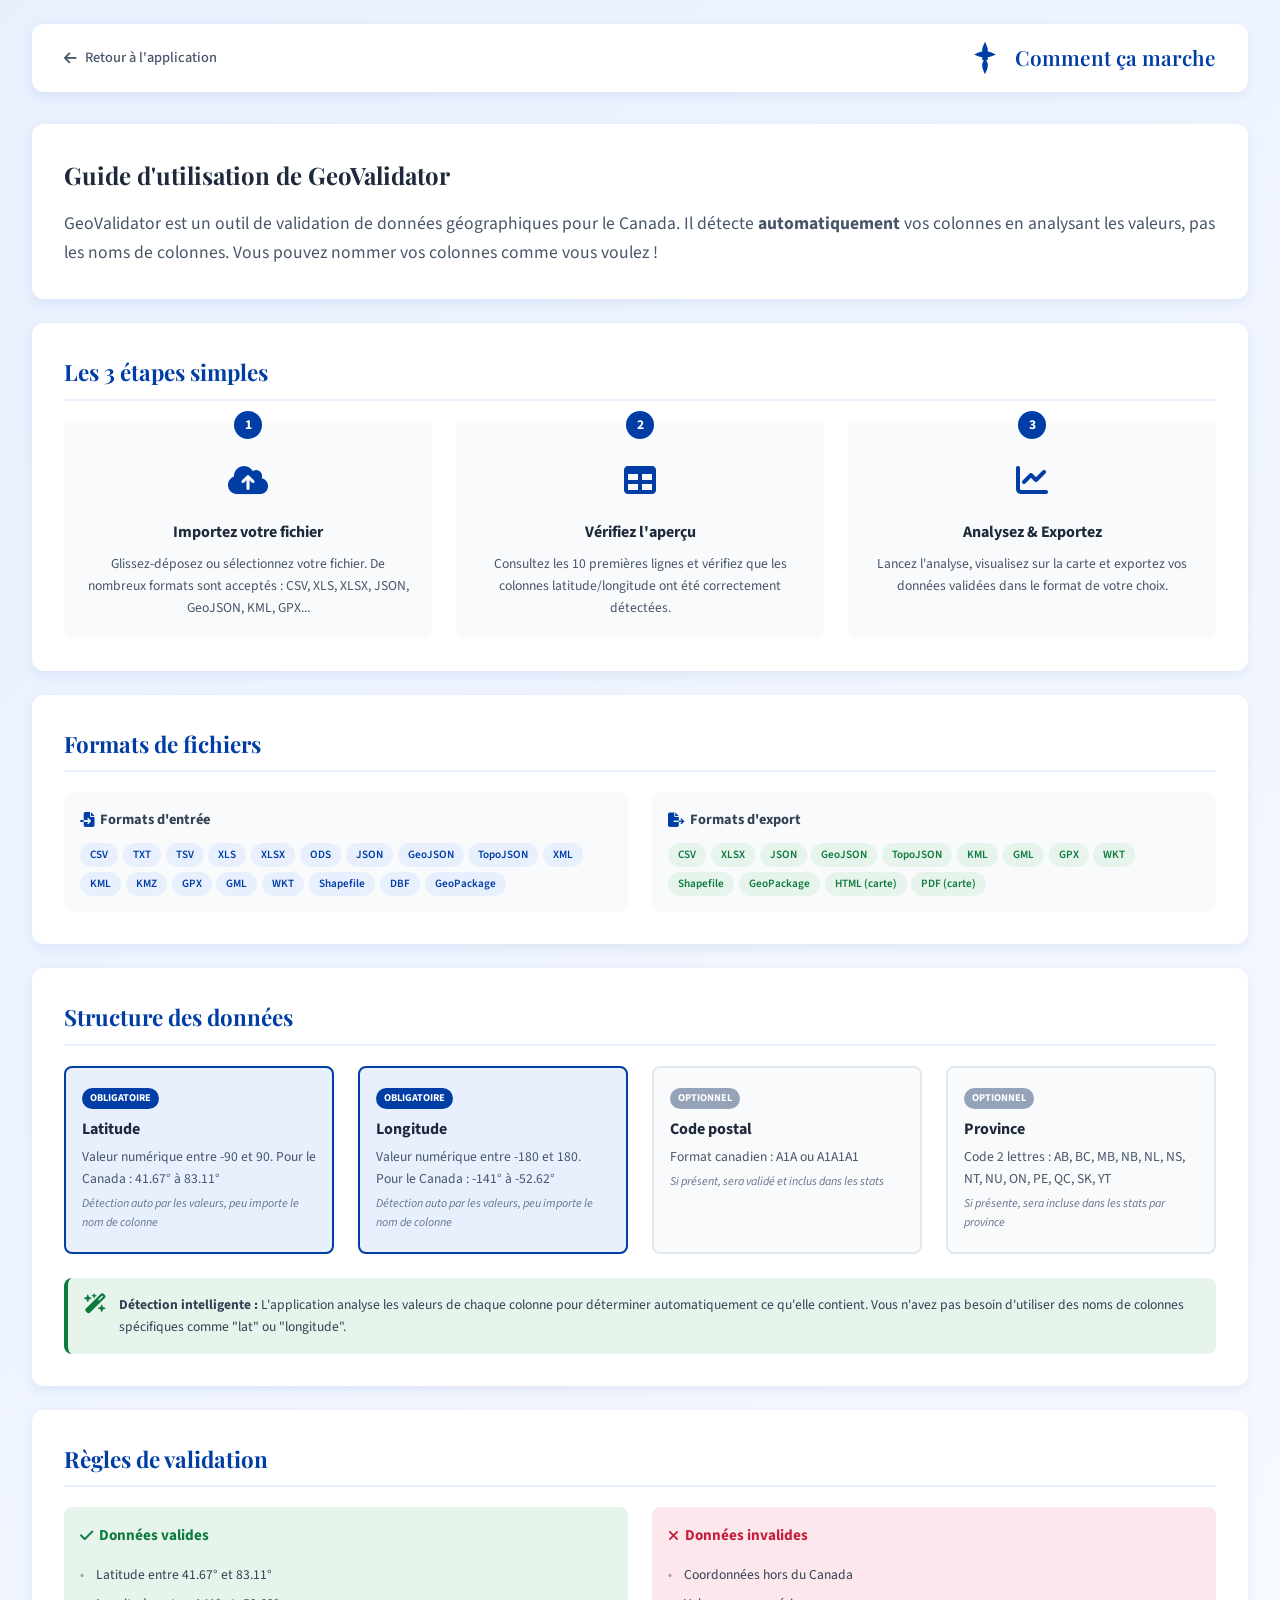
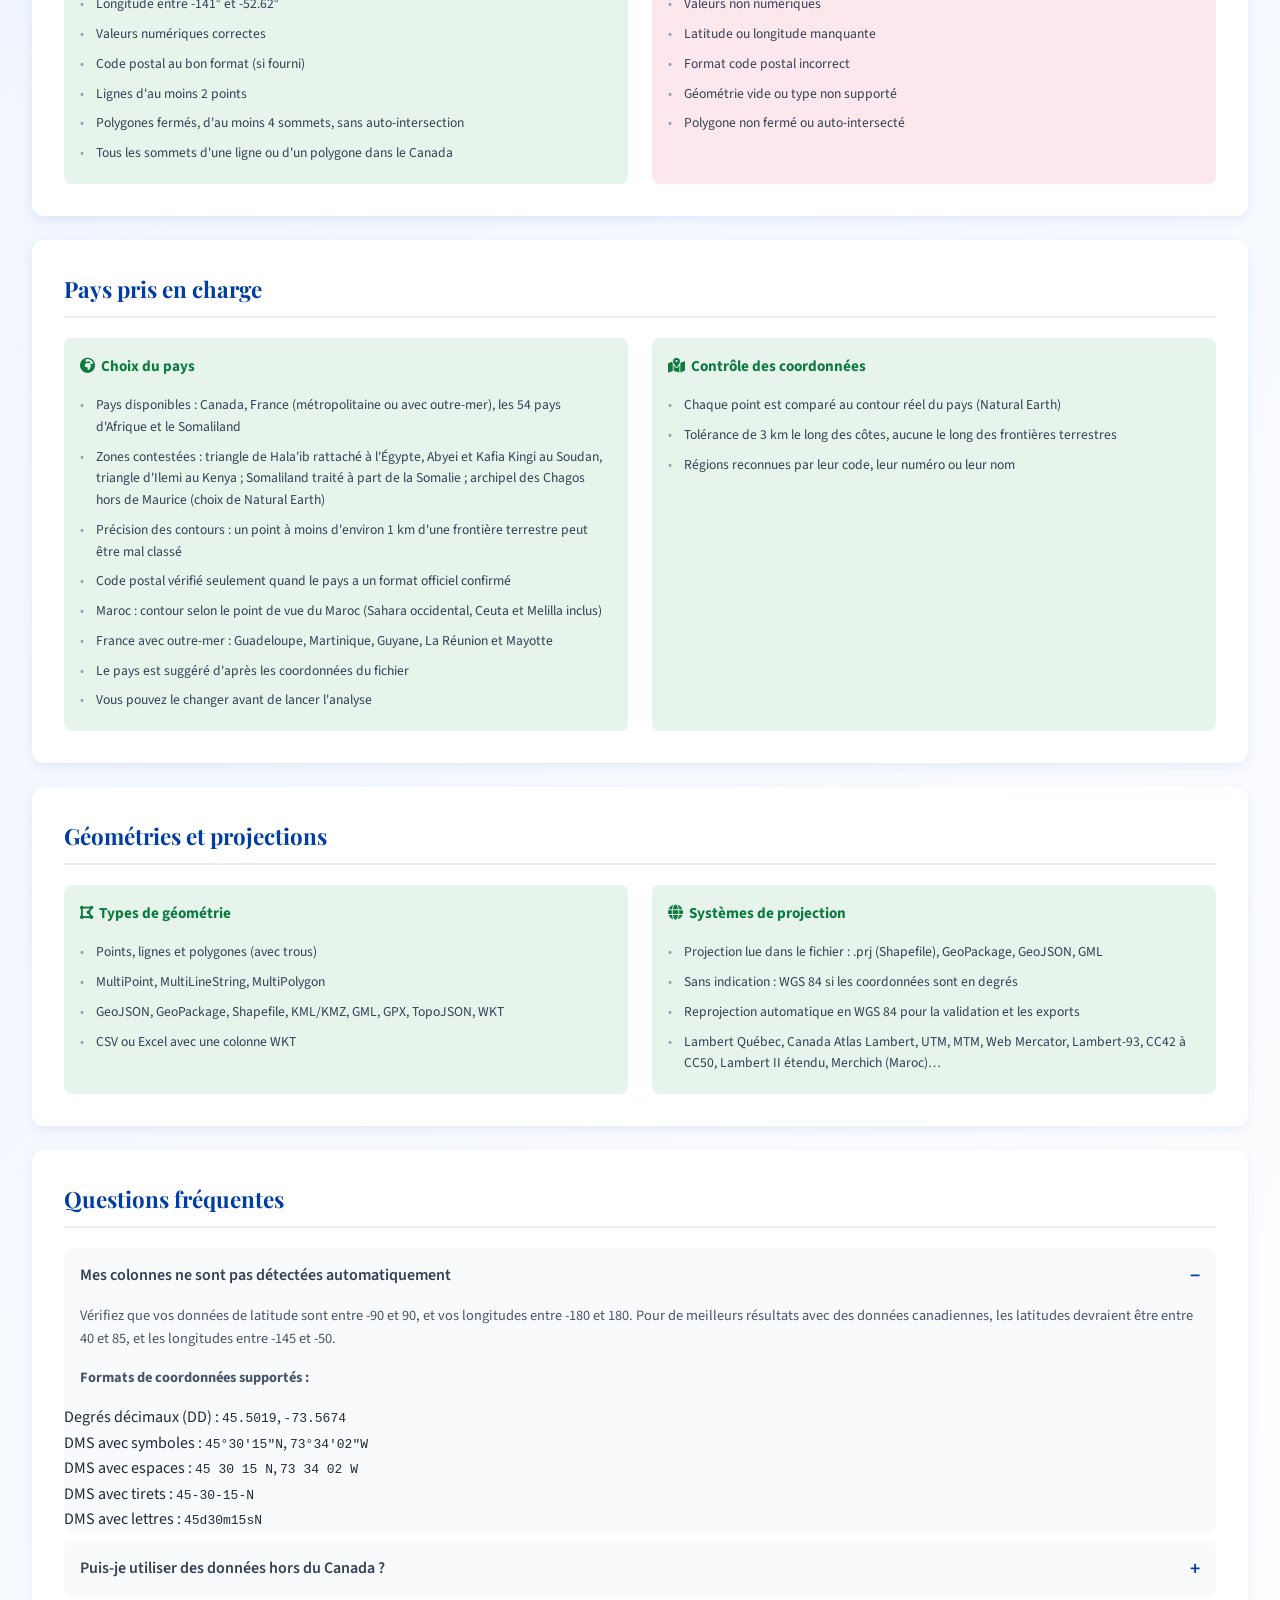
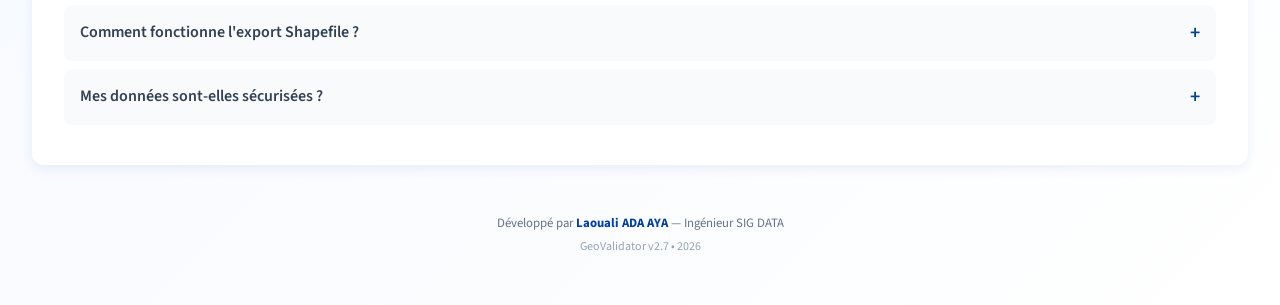
<file: pages/aide.html>
<!DOCTYPE html>
<html lang="fr">
<head>
    <meta charset="UTF-8">
    <meta name="viewport" content="width=device-width, initial-scale=1.0">
    <title>Comment ça marche | GeoValidator Québec</title>
    <link rel="preconnect" href="https://fonts.googleapis.com">
    <link rel="preconnect" href="https://fonts.gstatic.com" crossorigin>
    <link href="https://fonts.googleapis.com/css2?family=Playfair+Display:wght@400;600;700&family=Source+Sans+3:wght@300;400;500;600&display=swap" rel="stylesheet">
    <link rel="stylesheet" href="https://cdnjs.cloudflare.com/ajax/libs/font-awesome/6.5.1/css/all.min.css" />
    <link rel="stylesheet" href="../css/aide.css?v=2.7.0">
</head>
<body>
    <div class="container">
        <!-- Header -->
        <header class="header">
            <a href="../index.html" class="back-btn">
                <i class="fa-solid fa-arrow-left"></i> Retour à l'application
            </a>
            <div class="header-title">
                <svg class="fleur-icon" viewBox="0 0 100 100" fill="currentColor">
                    <path d="M50 5c-3 8-8 15-8 25 0 8 4 12 8 15 4-3 8-7 8-15 0-10-5-17-8-25zm-30 35c8 3 15 8 25 8 8 0 12-4 15-8-3-4-7-8-15-8-10 0-17 5-25 8zm60 0c-8-3-15-8-25-8-8 0-12 4-15 8 3 4 7 8 15 8 10 0 17-5 25-8zM50 95c3-8 8-15 8-25 0-8-4-12-8-15-4 3-8 7-8 15 0 10 5 17 8 25z"/>
                    <circle cx="50" cy="50" r="8"/>
                </svg>
                <span>Comment ça marche</span>
            </div>
        </header>

        <!-- Introduction -->
        <section class="intro">
            <h1>Guide d'utilisation de GeoValidator</h1>
            <p>GeoValidator est un outil de validation de données géographiques pour le Canada. 
            Il détecte <strong>automatiquement</strong> vos colonnes en analysant les valeurs, 
            pas les noms de colonnes. Vous pouvez nommer vos colonnes comme vous voulez !</p>
        </section>

        <!-- Les 3 étapes -->
        <section class="steps">
            <h2>Les 3 étapes simples</h2>
            <div class="cards-row">
                <div class="card">
                    <div class="card-number">1</div>
                    <div class="card-icon"><i class="fa-solid fa-cloud-arrow-up"></i></div>
                    <h3>Importez votre fichier</h3>
                    <p>Glissez-déposez ou sélectionnez votre fichier. De nombreux formats sont acceptés : CSV, XLS, XLSX, JSON, GeoJSON, KML, GPX...</p>
                </div>
                <div class="card">
                    <div class="card-number">2</div>
                    <div class="card-icon"><i class="fa-solid fa-table"></i></div>
                    <h3>Vérifiez l'aperçu</h3>
                    <p>Consultez les 10 premières lignes et vérifiez que les colonnes latitude/longitude ont été correctement détectées.</p>
                </div>
                <div class="card">
                    <div class="card-number">3</div>
                    <div class="card-icon"><i class="fa-solid fa-chart-line"></i></div>
                    <h3>Analysez & Exportez</h3>
                    <p>Lancez l'analyse, visualisez sur la carte et exportez vos données validées dans le format de votre choix.</p>
                </div>
            </div>
        </section>

        <!-- Formats supportés -->
        <section class="formats">
            <h2>Formats de fichiers</h2>
            <div class="formats-grid">
                <div class="format-box">
                    <h3><i class="fa-solid fa-file-import"></i> Formats d'entrée</h3>
                    <div class="format-tags">
                        <span>CSV</span><span>TXT</span><span>TSV</span>
                        <span>XLS</span><span>XLSX</span><span>ODS</span>
                        <span>JSON</span><span>GeoJSON</span><span>TopoJSON</span>
                        <span>XML</span><span>KML</span><span>KMZ</span>
                        <span>GPX</span><span>GML</span><span>WKT</span>
                        <span>Shapefile</span><span>DBF</span><span>GeoPackage</span>
                    </div>
                </div>
                <div class="format-box">
                    <h3><i class="fa-solid fa-file-export"></i> Formats d'export</h3>
                    <div class="format-tags export">
                        <span>CSV</span><span>XLSX</span><span>JSON</span>
                        <span>GeoJSON</span><span>TopoJSON</span><span>KML</span>
                        <span>GML</span><span>GPX</span><span>WKT</span>
                        <span>Shapefile</span><span>GeoPackage</span>
                        <span>HTML (carte)</span><span>PDF (carte)</span>
                    </div>
                </div>
            </div>
        </section>

        <!-- Colonnes -->
        <section class="columns">
            <h2>Structure des données</h2>
            <div class="columns-grid">
                <div class="column-box required">
                    <span class="badge required">Obligatoire</span>
                    <h3>Latitude</h3>
                    <p>Valeur numérique entre -90 et 90. Pour le Canada : 41.67° à 83.11°</p>
                    <p class="hint">Détection auto par les valeurs, peu importe le nom de colonne</p>
                </div>
                <div class="column-box required">
                    <span class="badge required">Obligatoire</span>
                    <h3>Longitude</h3>
                    <p>Valeur numérique entre -180 et 180. Pour le Canada : -141° à -52.62°</p>
                    <p class="hint">Détection auto par les valeurs, peu importe le nom de colonne</p>
                </div>
                <div class="column-box optional">
                    <span class="badge optional">Optionnel</span>
                    <h3>Code postal</h3>
                    <p>Format canadien : A1A ou A1A1A1</p>
                    <p class="hint">Si présent, sera validé et inclus dans les stats</p>
                </div>
                <div class="column-box optional">
                    <span class="badge optional">Optionnel</span>
                    <h3>Province</h3>
                    <p>Code 2 lettres : AB, BC, MB, NB, NL, NS, NT, NU, ON, PE, QC, SK, YT</p>
                    <p class="hint">Si présente, sera incluse dans les stats par province</p>
                </div>
            </div>
            
            <div class="info-box">
                <i class="fa-solid fa-wand-magic-sparkles"></i>
                <div>
                    <strong>Détection intelligente :</strong> L'application analyse les valeurs de chaque colonne 
                    pour déterminer automatiquement ce qu'elle contient. Vous n'avez pas besoin d'utiliser 
                    des noms de colonnes spécifiques comme "lat" ou "longitude".
                </div>
            </div>
        </section>

        <!-- Règles de validation -->
        <section class="validation">
            <h2>Règles de validation</h2>
            <div class="validation-grid">
                <div class="validation-box valid">
                    <h3><i class="fa-solid fa-check"></i> Données valides</h3>
                    <ul>
                        <li>Latitude entre 41.67° et 83.11°</li>
                        <li>Longitude entre -141° et -52.62°</li>
                        <li>Valeurs numériques correctes</li>
                        <li>Code postal au bon format (si fourni)</li>
                        <li>Lignes d'au moins 2 points</li>
                        <li>Polygones fermés, d'au moins 4 sommets, sans auto-intersection</li>
                        <li>Tous les sommets d'une ligne ou d'un polygone dans le Canada</li>
                    </ul>
                </div>
                <div class="validation-box invalid">
                    <h3><i class="fa-solid fa-xmark"></i> Données invalides</h3>
                    <ul>
                        <li>Coordonnées hors du Canada</li>
                        <li>Valeurs non numériques</li>
                        <li>Latitude ou longitude manquante</li>
                        <li>Format code postal incorrect</li>
                        <li>Géométrie vide ou type non supporté</li>
                        <li>Polygone non fermé ou auto-intersecté</li>
                    </ul>
                </div>
            </div>
        </section>

        <!-- Pays pris en charge (v2.0) -->
        <section class="validation">
            <h2>Pays pris en charge</h2>
            <div class="validation-grid">
                <div class="validation-box valid">
                    <h3><i class="fa-solid fa-earth-africa"></i> Choix du pays</h3>
                    <ul>
                        <li>Pays disponibles : Canada, France (métropolitaine ou avec outre-mer), les 54 pays d'Afrique et le Somaliland</li>
                        <li>Zones contestées : triangle de Hala'ib rattaché à l'Égypte, Abyei et Kafia Kingi au Soudan, triangle d'Ilemi au Kenya ; Somaliland traité à part de la Somalie ; archipel des Chagos hors de Maurice (choix de Natural Earth)</li>
                        <li>Précision des contours : un point à moins d'environ 1 km d'une frontière terrestre peut être mal classé</li>
                        <li>Code postal vérifié seulement quand le pays a un format officiel confirmé</li>
                        <li>Maroc : contour selon le point de vue du Maroc (Sahara occidental, Ceuta et Melilla inclus)</li>
                        <li>France avec outre-mer : Guadeloupe, Martinique, Guyane, La Réunion et Mayotte</li>
                        <li>Le pays est suggéré d'après les coordonnées du fichier</li>
                        <li>Vous pouvez le changer avant de lancer l'analyse</li>
                    </ul>
                </div>
                <div class="validation-box valid">
                    <h3><i class="fa-solid fa-map-location-dot"></i> Contrôle des coordonnées</h3>
                    <ul>
                        <li>Chaque point est comparé au contour réel du pays (Natural Earth)</li>
                        <li>Tolérance de 3 km le long des côtes, aucune le long des frontières terrestres</li>
                        <li>Régions reconnues par leur code, leur numéro ou leur nom</li>
                                            </ul>
                </div>
            </div>
        </section>

        <!-- Géométries et projections (v1.2) -->
        <section class="validation">
            <h2>Géométries et projections</h2>
            <div class="validation-grid">
                <div class="validation-box valid">
                    <h3><i class="fa-solid fa-draw-polygon"></i> Types de géométrie</h3>
                    <ul>
                        <li>Points, lignes et polygones (avec trous)</li>
                        <li>MultiPoint, MultiLineString, MultiPolygon</li>
                        <li>GeoJSON, GeoPackage, Shapefile, KML/KMZ, GML, GPX, TopoJSON, WKT</li>
                        <li>CSV ou Excel avec une colonne WKT</li>
                    </ul>
                </div>
                <div class="validation-box valid">
                    <h3><i class="fa-solid fa-globe"></i> Systèmes de projection</h3>
                    <ul>
                        <li>Projection lue dans le fichier : .prj (Shapefile), GeoPackage, GeoJSON, GML</li>
                        <li>Sans indication : WGS 84 si les coordonnées sont en degrés</li>
                        <li>Reprojection automatique en WGS 84 pour la validation et les exports</li>
                        <li>Lambert Québec, Canada Atlas Lambert, UTM, MTM, Web Mercator, Lambert-93, CC42 à CC50, Lambert II étendu, Merchich (Maroc)…</li>
                    </ul>
                </div>
            </div>
        </section>

        <!-- FAQ -->
        <section class="faq">
            <h2>Questions fréquentes</h2>
            <details>
                <summary>Mes colonnes ne sont pas détectées automatiquement</summary>
                <p>Vérifiez que vos données de latitude sont entre -90 et 90, et vos longitudes entre -180 et 180. Pour de meilleurs résultats avec des données canadiennes, les latitudes devraient être entre 40 et 85, et les longitudes entre -145 et -50.</p>
                <p><strong>Formats de coordonnées supportés :</strong></p>
                <ul>
                    <li>Degrés décimaux (DD) : <code>45.5019</code>, <code>-73.5674</code></li>
                    <li>DMS avec symboles : <code>45°30'15"N</code>, <code>73°34'02"W</code></li>
                    <li>DMS avec espaces : <code>45 30 15 N</code>, <code>73 34 02 W</code></li>
                    <li>DMS avec tirets : <code>45-30-15-N</code></li>
                    <li>DMS avec lettres : <code>45d30m15sN</code></li>
                </ul>
            </details>
            <details>
                <summary>Puis-je utiliser des données hors du Canada ?</summary>
                <p>Actuellement, l'application valide uniquement les coordonnées situées dans les limites géographiques du Canada. Les points hors de ces limites seront marqués comme invalides.</p>
            </details>
            <details>
                <summary>Comment fonctionne l'export Shapefile ?</summary>
                <p>L'export Shapefile génère un fichier ZIP contenant les 4 fichiers nécessaires : .shp (géométries), .shx (index), .dbf (attributs) et .prj (projection WGS84).</p>
            </details>
            <details>
                <summary>Mes données sont-elles sécurisées ?</summary>
                <p>Oui ! Toutes les opérations sont effectuées localement dans votre navigateur. Aucune donnée n'est envoyée vers un serveur externe.</p>
            </details>
        </section>

        <!-- Footer -->
        <footer class="footer">
            <p>Développé par <strong>Laouali ADA AYA</strong> — Ingénieur SIG DATA</p>
            <p class="version">GeoValidator v2.7 • 2026</p>
        </footer>
    </div>
    
    <!-- Bouton retour en haut -->
    <button class="btn-top" id="btnTop" title="Retour en haut">
        <i class="fa-solid fa-chevron-up"></i>
    </button>
    
    <script src="../js/aide.js?v=2.7.0"></script>
</body>
</html>
</file>
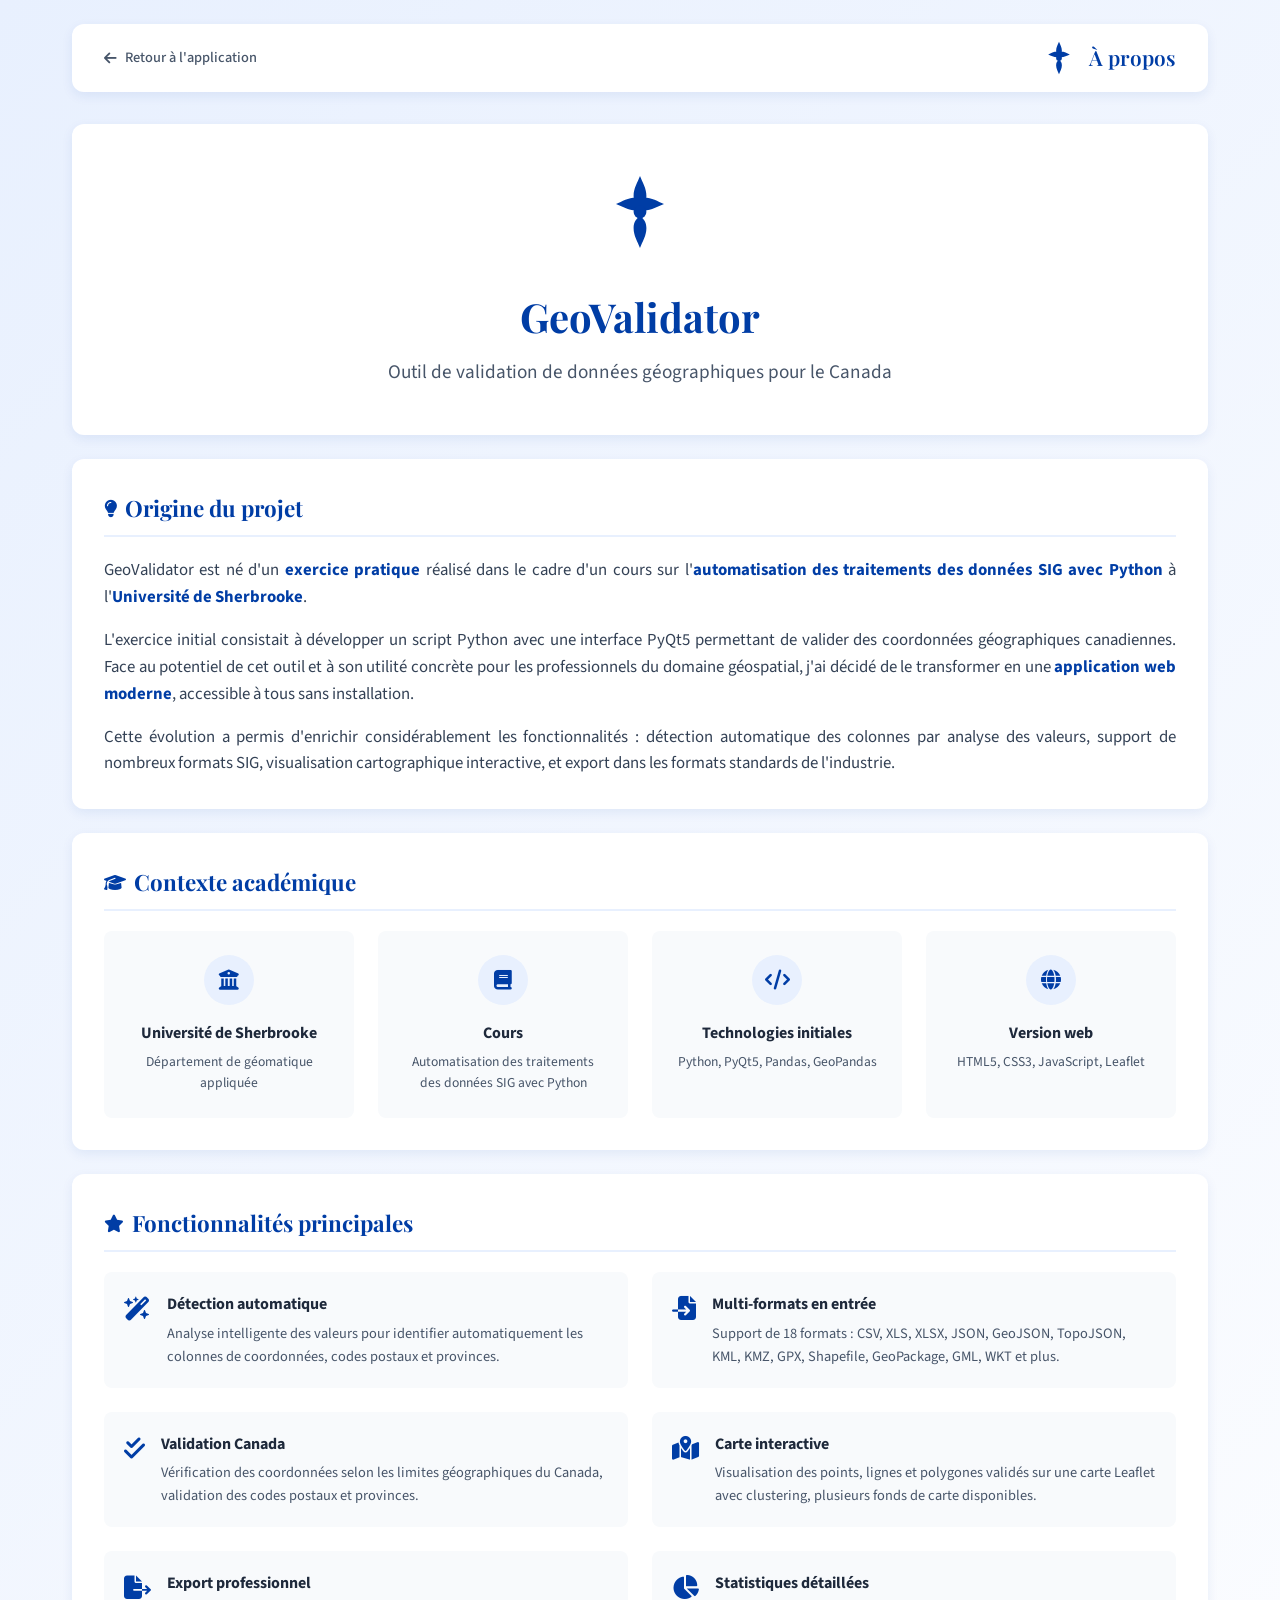
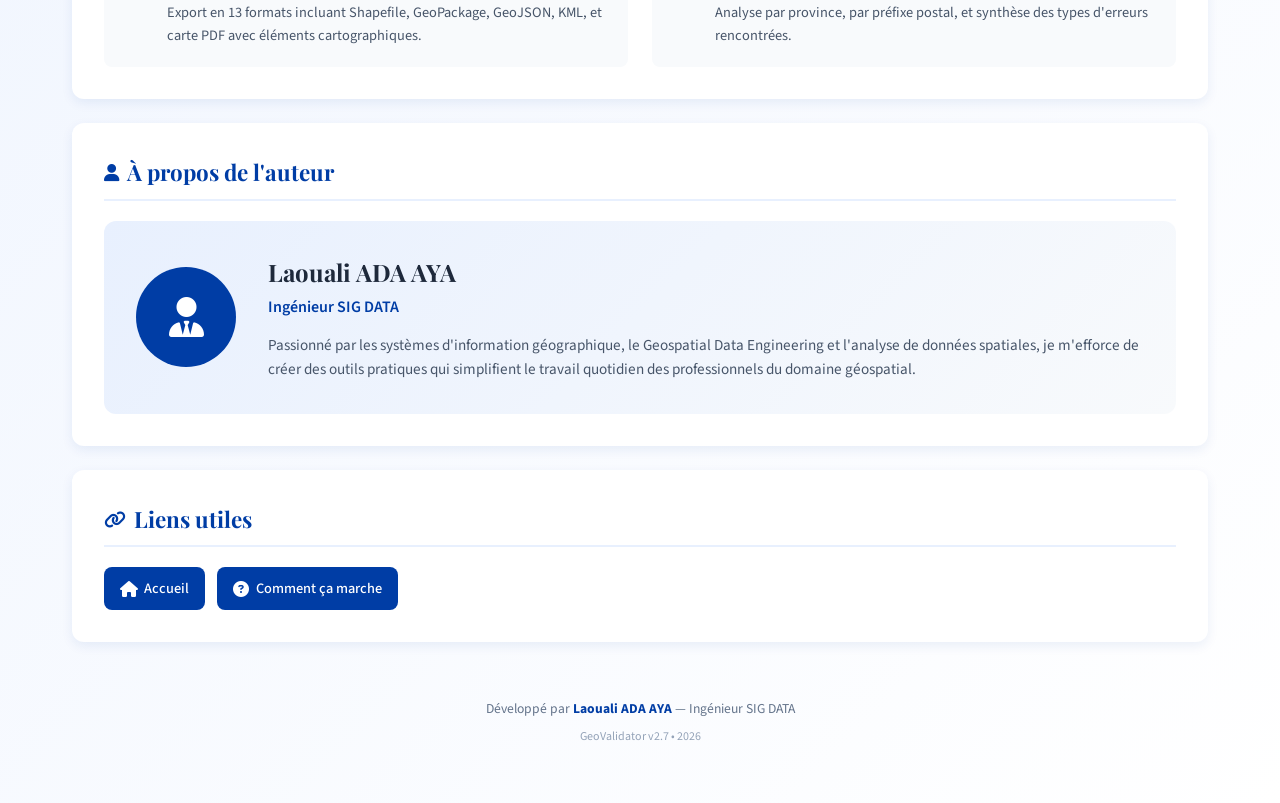
<file: pages/apropos.html>
<!DOCTYPE html>
<html lang="fr">
<head>
    <meta charset="UTF-8">
    <meta name="viewport" content="width=device-width, initial-scale=1.0">
    <title>À propos | GeoValidator</title>
    <link rel="preconnect" href="https://fonts.googleapis.com">
    <link rel="preconnect" href="https://fonts.gstatic.com" crossorigin>
    <link href="https://fonts.googleapis.com/css2?family=Playfair+Display:wght@400;600;700&family=Source+Sans+3:wght@300;400;500;600&display=swap" rel="stylesheet">
    <link rel="stylesheet" href="https://cdnjs.cloudflare.com/ajax/libs/font-awesome/6.5.1/css/all.min.css" />
    <link rel="stylesheet" href="../css/apropos.css?v=2.7.0">
</head>
<body>
    <div class="container">
        <!-- Header -->
        <header class="header">
            <a href="../index.html" class="back-btn">
                <i class="fa-solid fa-arrow-left"></i> Retour à l'application
            </a>
            <div class="header-title">
                <svg class="fleur-icon" viewBox="0 0 100 100" fill="currentColor">
                    <path d="M50 5c-3 8-8 15-8 25 0 8 4 12 8 15 4-3 8-7 8-15 0-10-5-17-8-25zm-30 35c8 3 15 8 25 8 8 0 12-4 15-8-3-4-7-8-15-8-10 0-17 5-25 8zm60 0c-8-3-15-8-25-8-8 0-12 4-15 8 3 4 7 8 15 8 10 0 17-5 25-8zM50 95c3-8 8-15 8-25 0-8-4-12-8-15-4 3-8 7-8 15 0 10 5 17 8 25z"/>
                    <circle cx="50" cy="50" r="8"/>
                </svg>
                <span>À propos</span>
            </div>
        </header>

        <!-- Introduction -->
        <section class="intro">
            <div class="intro-icon">
                <svg class="fleur-large" viewBox="0 0 100 100" fill="currentColor">
                    <path d="M50 5c-3 8-8 15-8 25 0 8 4 12 8 15 4-3 8-7 8-15 0-10-5-17-8-25zm-30 35c8 3 15 8 25 8 8 0 12-4 15-8-3-4-7-8-15-8-10 0-17 5-25 8zm60 0c-8-3-15-8-25-8-8 0-12 4-15 8 3 4 7 8 15 8 10 0 17-5 25-8zM50 95c3-8 8-15 8-25 0-8-4-12-8-15-4 3-8 7-8 15 0 10 5 17 8 25z"/>
                    <circle cx="50" cy="50" r="8"/>
                </svg>
            </div>
            <h1>GeoValidator</h1>
            <p class="tagline">Outil de validation de données géographiques pour le Canada</p>
        </section>

        <!-- Origine du projet -->
        <section class="origin">
            <h2><i class="fa-solid fa-lightbulb"></i> Origine du projet</h2>
            <div class="story-content">
                <p>
                    GeoValidator est né d'un <strong>exercice pratique</strong> réalisé dans le cadre d'un cours 
                    sur l'<strong>automatisation des traitements des données SIG avec Python</strong> 
                    à l'<strong>Université de Sherbrooke</strong>.
                </p>
                <p>
                    L'exercice initial consistait à développer un script Python avec une interface PyQt5 
                    permettant de valider des coordonnées géographiques canadiennes. Face au potentiel 
                    de cet outil et à son utilité concrète pour les professionnels du domaine géospatial, 
                    j'ai décidé de le transformer en une <strong>application web moderne</strong>, 
                    accessible à tous sans installation.
                </p>
                <p>
                    Cette évolution a permis d'enrichir considérablement les fonctionnalités : 
                    détection automatique des colonnes par analyse des valeurs, support de nombreux 
                    formats SIG, visualisation cartographique interactive, et export dans les formats 
                    standards de l'industrie.
                </p>
            </div>
        </section>

        <!-- Contexte académique -->
        <section class="academic">
            <h2><i class="fa-solid fa-graduation-cap"></i> Contexte académique</h2>
            <div class="academic-grid">
                <div class="academic-card">
                    <div class="academic-icon">
                        <i class="fa-solid fa-university"></i>
                    </div>
                    <h3>Université de Sherbrooke</h3>
                    <p>Département de géomatique appliquée</p>
                </div>
                <div class="academic-card">
                    <div class="academic-icon">
                        <i class="fa-solid fa-book"></i>
                    </div>
                    <h3>Cours</h3>
                    <p>Automatisation des traitements des données SIG avec Python</p>
                </div>
                <div class="academic-card">
                    <div class="academic-icon">
                        <i class="fa-solid fa-code"></i>
                    </div>
                    <h3>Technologies initiales</h3>
                    <p>Python, PyQt5, Pandas, GeoPandas</p>
                </div>
                <div class="academic-card">
                    <div class="academic-icon">
                        <i class="fa-solid fa-globe"></i>
                    </div>
                    <h3>Version web</h3>
                    <p>HTML5, CSS3, JavaScript, Leaflet</p>
                </div>
            </div>
        </section>

        <!-- Fonctionnalités -->
        <section class="features">
            <h2><i class="fa-solid fa-star"></i> Fonctionnalités principales</h2>
            <div class="features-grid">
                <div class="feature-item">
                    <i class="fa-solid fa-magic-wand-sparkles"></i>
                    <div>
                        <h3>Détection automatique</h3>
                        <p>Analyse intelligente des valeurs pour identifier automatiquement les colonnes de coordonnées, codes postaux et provinces.</p>
                    </div>
                </div>
                <div class="feature-item">
                    <i class="fa-solid fa-file-import"></i>
                    <div>
                        <h3>Multi-formats en entrée</h3>
                        <p>Support de 18 formats : CSV, XLS, XLSX, JSON, GeoJSON, TopoJSON, KML, KMZ, GPX, Shapefile, GeoPackage, GML, WKT et plus.</p>
                    </div>
                </div>
                <div class="feature-item">
                    <i class="fa-solid fa-check-double"></i>
                    <div>
                        <h3>Validation Canada</h3>
                        <p>Vérification des coordonnées selon les limites géographiques du Canada, validation des codes postaux et provinces.</p>
                    </div>
                </div>
                <div class="feature-item">
                    <i class="fa-solid fa-map-location-dot"></i>
                    <div>
                        <h3>Carte interactive</h3>
                        <p>Visualisation des points, lignes et polygones validés sur une carte Leaflet avec clustering, plusieurs fonds de carte disponibles.</p>
                    </div>
                </div>
                <div class="feature-item">
                    <i class="fa-solid fa-file-export"></i>
                    <div>
                        <h3>Export professionnel</h3>
                        <p>Export en 13 formats incluant Shapefile, GeoPackage, GeoJSON, KML, et carte PDF avec éléments cartographiques.</p>
                    </div>
                </div>
                <div class="feature-item">
                    <i class="fa-solid fa-chart-pie"></i>
                    <div>
                        <h3>Statistiques détaillées</h3>
                        <p>Analyse par province, par préfixe postal, et synthèse des types d'erreurs rencontrées.</p>
                    </div>
                </div>
            </div>
        </section>

        <!-- Auteur -->
        <section class="author">
            <h2><i class="fa-solid fa-user"></i> À propos de l'auteur</h2>
            <div class="author-card">
                <div class="author-avatar">
                    <i class="fa-solid fa-user-tie"></i>
                </div>
                <div class="author-info">
                    <h3>Laouali ADA AYA</h3>
                    <p class="author-title">Ingénieur SIG DATA</p>
                    <p class="author-bio">
                        Passionné par les systèmes d'information géographique, le Geospatial Data Engineering 
                        et l'analyse de données spatiales, je m'efforce de créer des outils pratiques 
                        qui simplifient le travail quotidien des professionnels du domaine géospatial.
                    </p>
                </div>
            </div>
        </section>

        <!-- Liens -->
        <section class="links">
            <h2><i class="fa-solid fa-link"></i> Liens utiles</h2>
            <div class="links-grid">
                <a href="../index.html" class="link-card">
                    <i class="fa-solid fa-home"></i>
                    <span>Accueil</span>
                </a>
                <a href="aide.html" class="link-card">
                    <i class="fa-solid fa-circle-question"></i>
                    <span>Comment ça marche</span>
                </a>
            </div>
        </section>

        <!-- Footer -->
        <footer class="footer">
            <p>Développé par <strong>Laouali ADA AYA</strong> — Ingénieur SIG DATA</p>
            <p class="version">GeoValidator v2.7 • 2026</p>
        </footer>
    </div>
    
    <!-- Bouton retour en haut -->
    <button class="btn-top" id="btnTop" title="Retour en haut">
        <i class="fa-solid fa-chevron-up"></i>
    </button>
    
    <script>
        // Bouton retour en haut
        const btnTop = document.getElementById('btnTop');
        if (btnTop) {
            window.addEventListener('scroll', () => {
                if (window.scrollY > 300) {
                    btnTop.classList.add('visible');
                } else {
                    btnTop.classList.remove('visible');
                }
            });
            
            btnTop.addEventListener('click', () => {
                window.scrollTo({
                    top: 0,
                    behavior: 'smooth'
                });
            });
        }
    </script>
</body>
</html>
</file>
<file: css/aide.css>
/* Page d'aide - Styles */
:root {
    --blue: #003DA5;
    --blue-dark: #002B75;
    --blue-pale: #E8F0FE;
    --success: #0D7A3E;
    --success-light: #E6F4EC;
    --error: #C41E3A;
    --error-light: #FCE8EC;
    --gray-50: #F8FAFC;
    --gray-100: #F1F5F9;
    --gray-200: #E2E8F0;
    --gray-400: #94A3B8;
    --gray-500: #64748B;
    --gray-600: #475569;
    --gray-700: #334155;
    --gray-800: #1E293B;
    --font-display: 'Playfair Display', serif;
    --font-body: 'Source Sans 3', sans-serif;
}

*, *::before, *::after { box-sizing: border-box; margin: 0; padding: 0; }

body {
    font-family: var(--font-body);
    background: linear-gradient(135deg, var(--blue-pale) 0%, white 100%);
    color: var(--gray-800);
    line-height: 1.6;
    min-height: 100vh;
}

.container {
    max-width: 1400px;
    margin: 0 auto;
    padding: 1.5rem 2rem;
}

/* Header */
.header {
    display: flex;
    align-items: center;
    justify-content: space-between;
    background: white;
    padding: 1rem 2rem;
    border-radius: 0.75rem;
    box-shadow: 0 4px 12px rgba(0,61,165,0.08);
    margin-bottom: 2rem;
    flex-wrap: wrap;
    gap: 1rem;
}

.back-btn {
    display: flex;
    align-items: center;
    gap: 0.5rem;
    color: var(--gray-600);
    text-decoration: none;
    font-size: 0.9rem;
    font-weight: 500;
    transition: color 0.2s;
}
.back-btn:hover { color: var(--blue); }

.header-title {
    display: flex;
    align-items: center;
    gap: 0.75rem;
    font-family: var(--font-display);
    font-size: 1.3rem;
    font-weight: 600;
    color: var(--blue);
}

.fleur-icon { width: 36px; height: 36px; }

/* Sections */
section {
    background: white;
    border-radius: 0.75rem;
    box-shadow: 0 4px 12px rgba(0,61,165,0.08);
    padding: 2rem;
    margin-bottom: 1.5rem;
}

section h2 {
    font-family: var(--font-display);
    font-size: 1.4rem;
    color: var(--blue);
    margin-bottom: 1.25rem;
    padding-bottom: 0.5rem;
    border-bottom: 2px solid var(--blue-pale);
}

/* Intro */
.intro h1 {
    font-family: var(--font-display);
    font-size: 1.5rem;
    color: var(--gray-800);
    margin-bottom: 1rem;
}

.intro p {
    font-size: 1.1rem;
    color: var(--gray-600);
}

/* Cards étapes */
.cards-row {
    display: grid;
    grid-template-columns: repeat(3, 1fr);
    gap: 1.5rem;
}

@media (max-width: 900px) {
    .cards-row { grid-template-columns: repeat(2, 1fr); }
}

@media (max-width: 600px) {
    .cards-row { grid-template-columns: 1fr; }
}

.card {
    background: var(--gray-50);
    border-radius: 0.5rem;
    padding: 1.25rem;
    text-align: center;
    position: relative;
}

.card-number {
    position: absolute;
    top: -10px;
    left: 50%;
    transform: translateX(-50%);
    width: 28px;
    height: 28px;
    background: var(--blue);
    color: white;
    border-radius: 50%;
    display: flex;
    align-items: center;
    justify-content: center;
    font-weight: 700;
    font-size: 0.85rem;
}

.card-icon {
    font-size: 2rem;
    color: var(--blue);
    margin: 1rem 0 0.75rem;
}

.card h3 {
    font-size: 1rem;
    color: var(--gray-800);
    margin-bottom: 0.5rem;
}

.card p {
    font-size: 0.85rem;
    color: var(--gray-600);
}

/* Formats */
.formats-grid {
    display: grid;
    grid-template-columns: 1fr 1fr;
    gap: 1.5rem;
}

@media (max-width: 700px) {
    .formats-grid { grid-template-columns: 1fr; }
}

.format-box {
    background: var(--gray-50);
    border-radius: 0.5rem;
    padding: 1rem;
}

.format-box h3 {
    font-size: 0.9rem;
    color: var(--gray-700);
    margin-bottom: 0.75rem;
    display: flex;
    align-items: center;
    gap: 0.4rem;
}

.format-box h3 i { color: var(--blue); }

.format-tags {
    display: flex;
    flex-wrap: wrap;
    gap: 0.3rem;
}

.format-tags span {
    padding: 3px 10px;
    background: var(--blue-pale);
    color: var(--blue);
    border-radius: 100px;
    font-size: 0.7rem;
    font-weight: 600;
}

.format-tags.export span {
    background: var(--success-light);
    color: var(--success);
}

/* Colonnes */
.columns-grid {
    display: grid;
    grid-template-columns: repeat(4, 1fr);
    gap: 1.5rem;
    margin-bottom: 1.5rem;
}

@media (max-width: 1000px) {
    .columns-grid { grid-template-columns: repeat(2, 1fr); }
}

@media (max-width: 600px) {
    .columns-grid { grid-template-columns: 1fr; }
}

.column-box {
    padding: 1rem;
    border-radius: 0.5rem;
    border: 2px solid;
}

.column-box.required {
    background: var(--blue-pale);
    border-color: var(--blue);
}

.column-box.optional {
    background: var(--gray-50);
    border-color: var(--gray-200);
}

.badge {
    display: inline-block;
    padding: 2px 8px;
    border-radius: 100px;
    font-size: 0.65rem;
    font-weight: 700;
    text-transform: uppercase;
    margin-bottom: 0.5rem;
}

.badge.required { background: var(--blue); color: white; }
.badge.optional { background: var(--gray-400); color: white; }

.column-box h3 {
    font-size: 1rem;
    color: var(--gray-800);
    margin-bottom: 0.25rem;
}

.column-box p {
    font-size: 0.85rem;
    color: var(--gray-600);
    margin-bottom: 0.25rem;
}

.column-box .hint {
    font-size: 0.75rem;
    color: var(--gray-500);
    font-style: italic;
}

.info-box {
    display: flex;
    gap: 0.75rem;
    padding: 1rem;
    background: var(--success-light);
    border-radius: 0.5rem;
    border-left: 4px solid var(--success);
}

.info-box i {
    color: var(--success);
    font-size: 1.25rem;
    flex-shrink: 0;
}

.info-box div {
    font-size: 0.85rem;
    color: var(--gray-700);
}

/* Validation */
.validation-grid {
    display: grid;
    grid-template-columns: 1fr 1fr;
    gap: 1.5rem;
}

@media (max-width: 700px) {
    .validation-grid { grid-template-columns: 1fr; }
}

.validation-box {
    padding: 1rem;
    border-radius: 0.5rem;
}

.validation-box.valid { background: var(--success-light); }
.validation-box.invalid { background: var(--error-light); }

.validation-box h3 {
    font-size: 0.95rem;
    margin-bottom: 0.75rem;
    display: flex;
    align-items: center;
    gap: 0.4rem;
}

.validation-box.valid h3 { color: var(--success); }
.validation-box.invalid h3 { color: var(--error); }

.validation-box ul {
    list-style: none;
    font-size: 0.85rem;
    color: var(--gray-700);
}

.validation-box li {
    padding: 0.25rem 0 0.25rem 1rem;
    position: relative;
}

.validation-box li::before {
    content: '•';
    position: absolute;
    left: 0;
    color: var(--gray-400);
}

/* FAQ */
.faq details {
    background: var(--gray-50);
    border-radius: 0.5rem;
    margin-bottom: 0.5rem;
    overflow: hidden;
}

.faq summary {
    padding: 0.75rem 1rem;
    cursor: pointer;
    font-weight: 600;
    color: var(--gray-700);
    list-style: none;
    display: flex;
    justify-content: space-between;
    align-items: center;
}

.faq summary::after {
    content: '+';
    font-size: 1.25rem;
    color: var(--blue);
}

.faq details[open] summary::after { content: '−'; }
.faq summary:hover { background: var(--blue-pale); }

.faq details p {
    padding: 0 1rem 1rem;
    font-size: 0.9rem;
    color: var(--gray-600);
}

/* Footer */
.footer {
    text-align: center;
    padding: 1.5rem 0;
    color: var(--gray-500);
    font-size: 0.8rem;
}

.footer strong { color: var(--blue); }

.footer .version {
    margin-top: 0.25rem;
    font-size: 0.75rem;
    color: var(--gray-400);
}

/* Bouton retour en haut */
.btn-top {
    position: fixed;
    bottom: 30px;
    right: 30px;
    width: 48px;
    height: 48px;
    background: var(--blue);
    color: white;
    border: none;
    border-radius: 50%;
    cursor: pointer;
    font-size: 1.2rem;
    box-shadow: 0 4px 12px rgba(0,61,165,0.3);
    opacity: 0;
    visibility: hidden;
    transform: translateY(20px);
    transition: all 0.3s ease;
    z-index: 1000;
}

.btn-top.visible {
    opacity: 1;
    visibility: visible;
    transform: translateY(0);
}

.btn-top:hover {
    background: var(--blue-dark);
    transform: translateY(-3px);
    box-shadow: 0 6px 16px rgba(0,61,165,0.4);
}

@media (max-width: 768px) {
    .btn-top {
        bottom: 20px;
        right: 20px;
        width: 42px;
        height: 42px;
        font-size: 1rem;
    }
}
</file>
<file: css/apropos.css>
/* Page À propos - Styles */
:root {
    --blue: #003DA5;
    --blue-dark: #002B75;
    --blue-pale: #E8F0FE;
    --success: #0D7A3E;
    --success-light: #E6F4EC;
    --gray-50: #F8FAFC;
    --gray-100: #F1F5F9;
    --gray-200: #E2E8F0;
    --gray-400: #94A3B8;
    --gray-500: #64748B;
    --gray-600: #475569;
    --gray-700: #334155;
    --gray-800: #1E293B;
    --font-display: 'Playfair Display', serif;
    --font-body: 'Source Sans 3', sans-serif;
}

*, *::before, *::after { box-sizing: border-box; margin: 0; padding: 0; }

body {
    font-family: var(--font-body);
    background: linear-gradient(135deg, var(--blue-pale) 0%, white 100%);
    color: var(--gray-800);
    line-height: 1.6;
    min-height: 100vh;
}

.container {
    max-width: 1200px;
    margin: 0 auto;
    padding: 1.5rem 2rem;
}

/* Header */
.header {
    display: flex;
    align-items: center;
    justify-content: space-between;
    background: white;
    padding: 1rem 2rem;
    border-radius: 0.75rem;
    box-shadow: 0 4px 12px rgba(0,61,165,0.08);
    margin-bottom: 2rem;
    flex-wrap: wrap;
    gap: 1rem;
}

.back-btn {
    display: flex;
    align-items: center;
    gap: 0.5rem;
    color: var(--gray-600);
    text-decoration: none;
    font-size: 0.9rem;
    font-weight: 500;
    transition: color 0.2s;
}
.back-btn:hover { color: var(--blue); }

.header-title {
    display: flex;
    align-items: center;
    gap: 0.75rem;
    font-family: var(--font-display);
    font-size: 1.3rem;
    font-weight: 600;
    color: var(--blue);
}

.fleur-icon { width: 36px; height: 36px; }

/* Sections */
section {
    background: white;
    border-radius: 0.75rem;
    box-shadow: 0 4px 12px rgba(0,61,165,0.08);
    padding: 2rem;
    margin-bottom: 1.5rem;
}

section h2 {
    font-family: var(--font-display);
    font-size: 1.4rem;
    color: var(--blue);
    margin-bottom: 1.25rem;
    padding-bottom: 0.5rem;
    border-bottom: 2px solid var(--blue-pale);
    display: flex;
    align-items: center;
    gap: 0.5rem;
}

section h2 i {
    font-size: 1.1rem;
}

/* Intro */
.intro {
    text-align: center;
    padding: 3rem 2rem;
}

.intro-icon {
    margin-bottom: 1.5rem;
}

.fleur-large {
    width: 80px;
    height: 80px;
    color: var(--blue);
}

.intro h1 {
    font-family: var(--font-display);
    font-size: 2.5rem;
    color: var(--blue);
    margin-bottom: 0.5rem;
}

.intro .tagline {
    font-size: 1.2rem;
    color: var(--gray-600);
}

/* Origin story */
.story-content p {
    font-size: 1.05rem;
    color: var(--gray-700);
    margin-bottom: 1rem;
    text-align: justify;
}

.story-content p:last-child {
    margin-bottom: 0;
}

.story-content strong {
    color: var(--blue);
}

/* Academic */
.academic-grid {
    display: grid;
    grid-template-columns: repeat(4, 1fr);
    gap: 1.5rem;
}

@media (max-width: 900px) {
    .academic-grid { grid-template-columns: repeat(2, 1fr); }
}

@media (max-width: 500px) {
    .academic-grid { grid-template-columns: 1fr; }
}

.academic-card {
    background: var(--gray-50);
    border-radius: 0.5rem;
    padding: 1.5rem;
    text-align: center;
    transition: transform 0.2s, box-shadow 0.2s;
}

.academic-card:hover {
    transform: translateY(-3px);
    box-shadow: 0 6px 20px rgba(0,61,165,0.1);
}

.academic-icon {
    width: 50px;
    height: 50px;
    background: var(--blue-pale);
    border-radius: 50%;
    display: flex;
    align-items: center;
    justify-content: center;
    margin: 0 auto 1rem;
}

.academic-icon i {
    font-size: 1.25rem;
    color: var(--blue);
}

.academic-card h3 {
    font-size: 1rem;
    color: var(--gray-800);
    margin-bottom: 0.25rem;
}

.academic-card p {
    font-size: 0.85rem;
    color: var(--gray-600);
}

/* Features */
.features-grid {
    display: grid;
    grid-template-columns: repeat(2, 1fr);
    gap: 1.5rem;
}

@media (max-width: 700px) {
    .features-grid { grid-template-columns: 1fr; }
}

.feature-item {
    display: flex;
    gap: 1rem;
    padding: 1.25rem;
    background: var(--gray-50);
    border-radius: 0.5rem;
    transition: transform 0.2s;
}

.feature-item:hover {
    transform: translateX(5px);
}

.feature-item > i {
    font-size: 1.5rem;
    color: var(--blue);
    flex-shrink: 0;
    margin-top: 0.25rem;
}

.feature-item h3 {
    font-size: 1rem;
    color: var(--gray-800);
    margin-bottom: 0.25rem;
}

.feature-item p {
    font-size: 0.9rem;
    color: var(--gray-600);
}

/* Author */
.author-card {
    display: flex;
    gap: 2rem;
    align-items: center;
    padding: 2rem;
    background: linear-gradient(135deg, var(--blue-pale) 0%, var(--gray-50) 100%);
    border-radius: 0.75rem;
}

@media (max-width: 600px) {
    .author-card {
        flex-direction: column;
        text-align: center;
    }
}

.author-avatar {
    width: 100px;
    height: 100px;
    background: var(--blue);
    border-radius: 50%;
    display: flex;
    align-items: center;
    justify-content: center;
    flex-shrink: 0;
}

.author-avatar i {
    font-size: 2.5rem;
    color: white;
}

.author-info h3 {
    font-family: var(--font-display);
    font-size: 1.5rem;
    color: var(--gray-800);
    margin-bottom: 0.25rem;
}

.author-title {
    font-size: 1rem;
    color: var(--blue);
    font-weight: 600;
    margin-bottom: 0.75rem;
}

.author-bio {
    font-size: 0.95rem;
    color: var(--gray-600);
}

/* Thanks */
.thanks p {
    font-size: 1rem;
    color: var(--gray-700);
    margin-bottom: 1rem;
}

.thanks p:last-child {
    margin-bottom: 0;
}

.thanks strong {
    color: var(--blue);
}

/* Links */
.links-grid {
    display: flex;
    gap: 0.75rem;
    flex-wrap: nowrap;
}

.link-card {
    display: flex;
    align-items: center;
    gap: 0.4rem;
    padding: 0.6rem 1rem;
    background: var(--blue);
    color: white;
    text-decoration: none;
    border-radius: 0.5rem;
    font-weight: 500;
    font-size: 0.9rem;
    transition: background 0.2s, transform 0.2s;
}

.link-card:hover {
    background: var(--blue-dark);
    transform: translateY(-2px);
}

.link-card i {
    font-size: 1rem;
}

/* Footer */
.footer {
    text-align: center;
    padding: 2rem 0;
    color: var(--gray-500);
    font-size: 0.85rem;
}

.footer strong {
    color: var(--blue);
}

.footer .version {
    margin-top: 0.5rem;
    font-size: 0.75rem;
    color: var(--gray-400);
}

/* Responsive */
@media (max-width: 768px) {
    .container {
        padding: 1rem;
    }
    
    .header {
        padding: 0.75rem 1rem;
    }
    
    .header-title {
        font-size: 1.1rem;
    }
    
    .fleur-icon {
        width: 28px;
        height: 28px;
    }
    
    section {
        padding: 1.5rem;
    }
    
    section h2 {
        font-size: 1.2rem;
    }
    
    .intro {
        padding: 2rem 1rem;
    }
    
    .intro h1 {
        font-size: 2rem;
    }
    
    .fleur-large {
        width: 60px;
        height: 60px;
    }
}

/* Bouton retour en haut */
.btn-top {
    position: fixed;
    bottom: 30px;
    right: 30px;
    width: 48px;
    height: 48px;
    background: var(--blue);
    color: white;
    border: none;
    border-radius: 50%;
    cursor: pointer;
    font-size: 1.2rem;
    box-shadow: 0 4px 12px rgba(0,61,165,0.3);
    opacity: 0;
    visibility: hidden;
    transform: translateY(20px);
    transition: all 0.3s ease;
    z-index: 1000;
}

.btn-top.visible {
    opacity: 1;
    visibility: visible;
    transform: translateY(0);
}

.btn-top:hover {
    background: var(--blue-dark);
    transform: translateY(-3px);
    box-shadow: 0 6px 16px rgba(0,61,165,0.4);
}

@media (max-width: 768px) {
    .btn-top {
        bottom: 20px;
        right: 20px;
        width: 42px;
        height: 42px;
        font-size: 1rem;
    }
}
</file>
